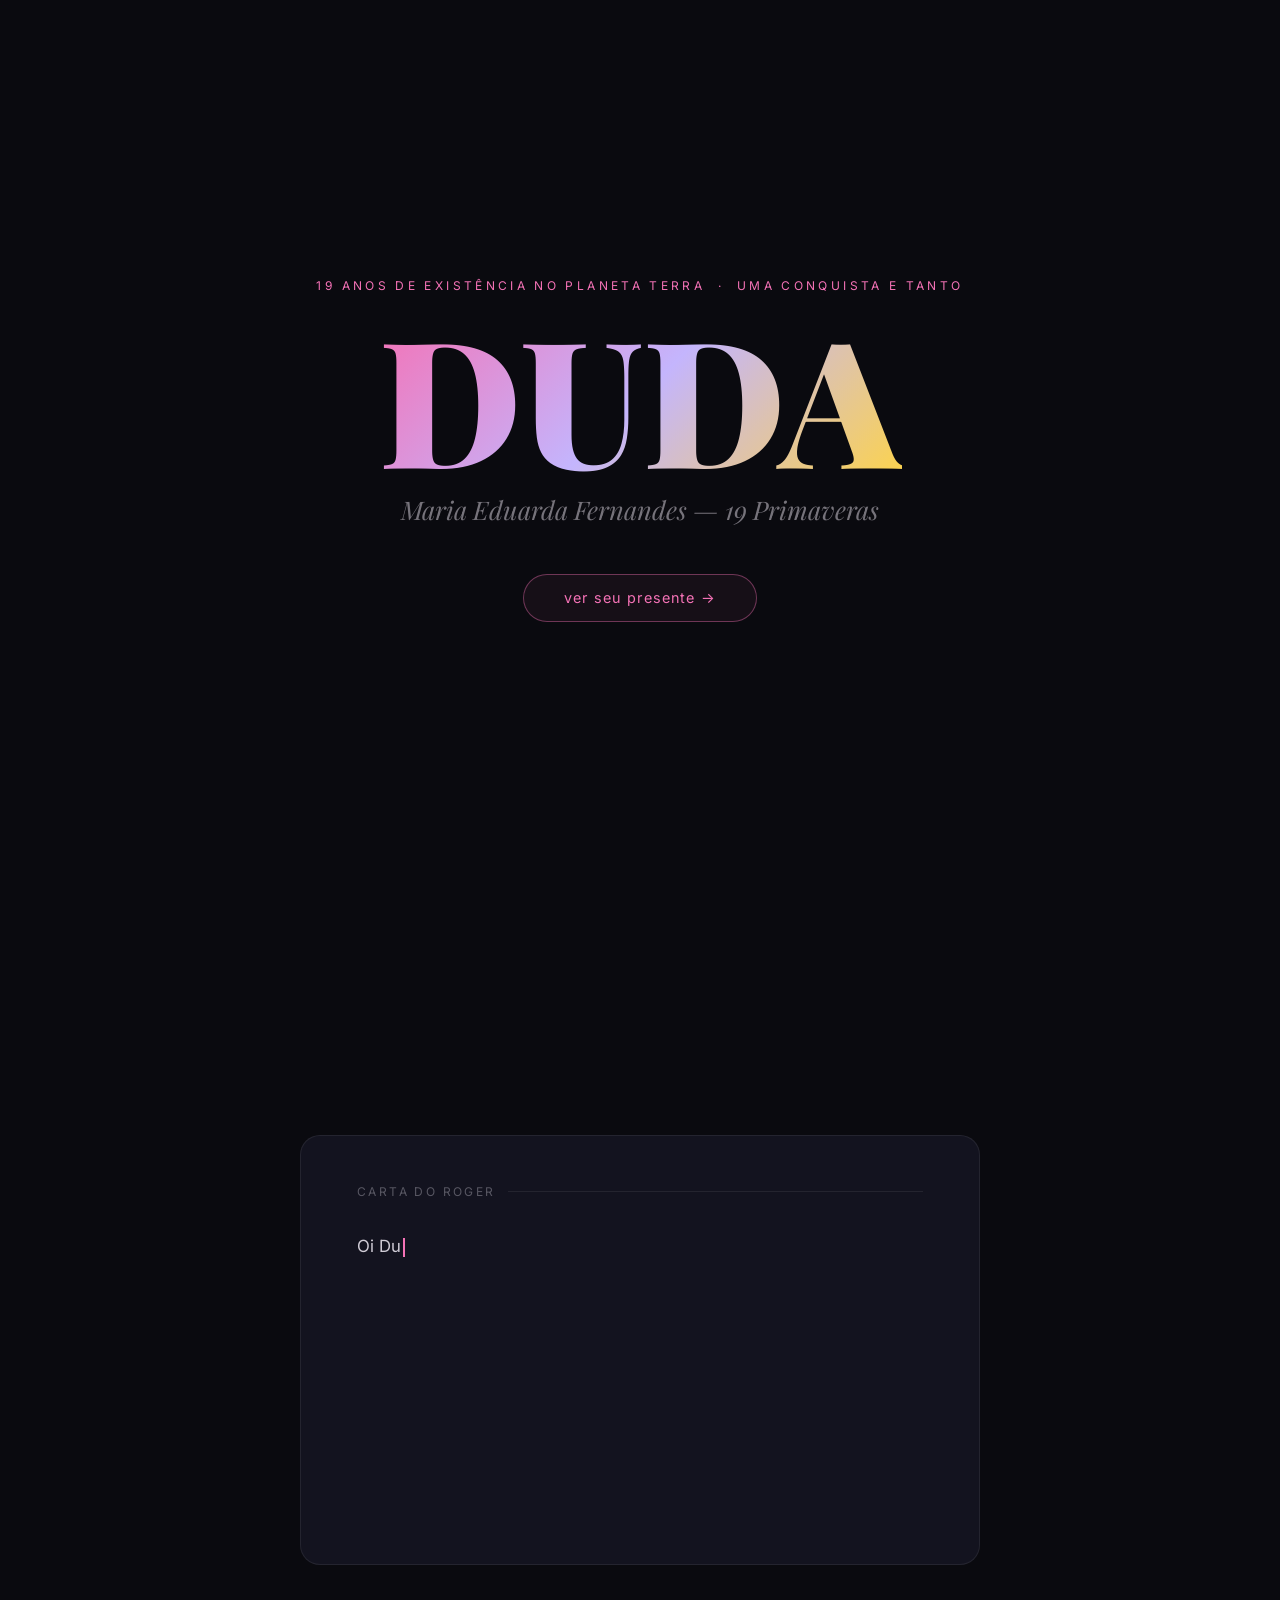
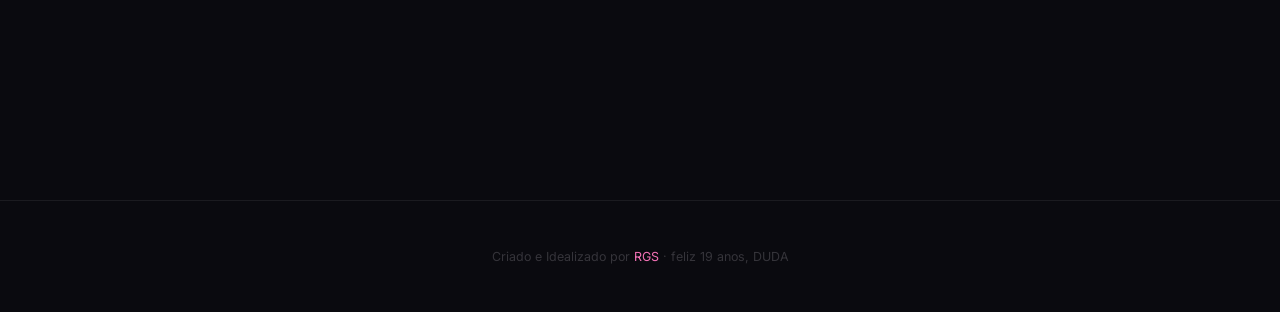
<file: index.html>
<!DOCTYPE html>
<html lang="pt-BR">
<head>
  <meta charset="UTF-8">
  <meta name="viewport" content="width=device-width, initial-scale=1.0">
  <title>Feliz Aniversário, Duda!</title>
  <link rel="preconnect" href="https://fonts.googleapis.com">
  <link href="https://fonts.googleapis.com/css2?family=Playfair+Display:ital,wght@0,400;0,700;0,900;1,400;1,700&family=Inter:wght@300;400;500;600&display=swap" rel="stylesheet">
  <link rel="stylesheet" href="style.css">
</head>
<body>

  <div id="confete-container"></div>

  
  <section id="intro">
    <p class="intro-eyebrow">19 anos de existência no planeta Terra &nbsp;·&nbsp; uma conquista e tanto</p>
    <h1 class="intro-nome">DUDA</h1>
    <p class="intro-sub">Maria Eduarda Fernandes — 19 Primaveras </p>
    <div class="intro-cta">
      <a href="#carta" class="btn-base">ver seu presente →</a>
    </div>
  </section>

 
  <section id="carta">
    <div class="carta-container">
      <div class="carta-header">carta do roger</div>
      <div class="carta-texto" id="carta-texto">
        <span id="cursor"></span>
      </div>
      <div class="carta-assinatura" id="assinatura">
        <span class="assinatura-nome">— Roger</span>
        <a href="divas.html" class="btn-divas" id="btn-divas">
          Ver a Surpresa →
        </a>
      </div>
    </div>
  </section>

  <footer>
    Criado e Idealizado por <span>RGS</span> · feliz 19 anos, DUDA
  </footer>

  <script src="script.js"></script>
</body>
</html>
</file>
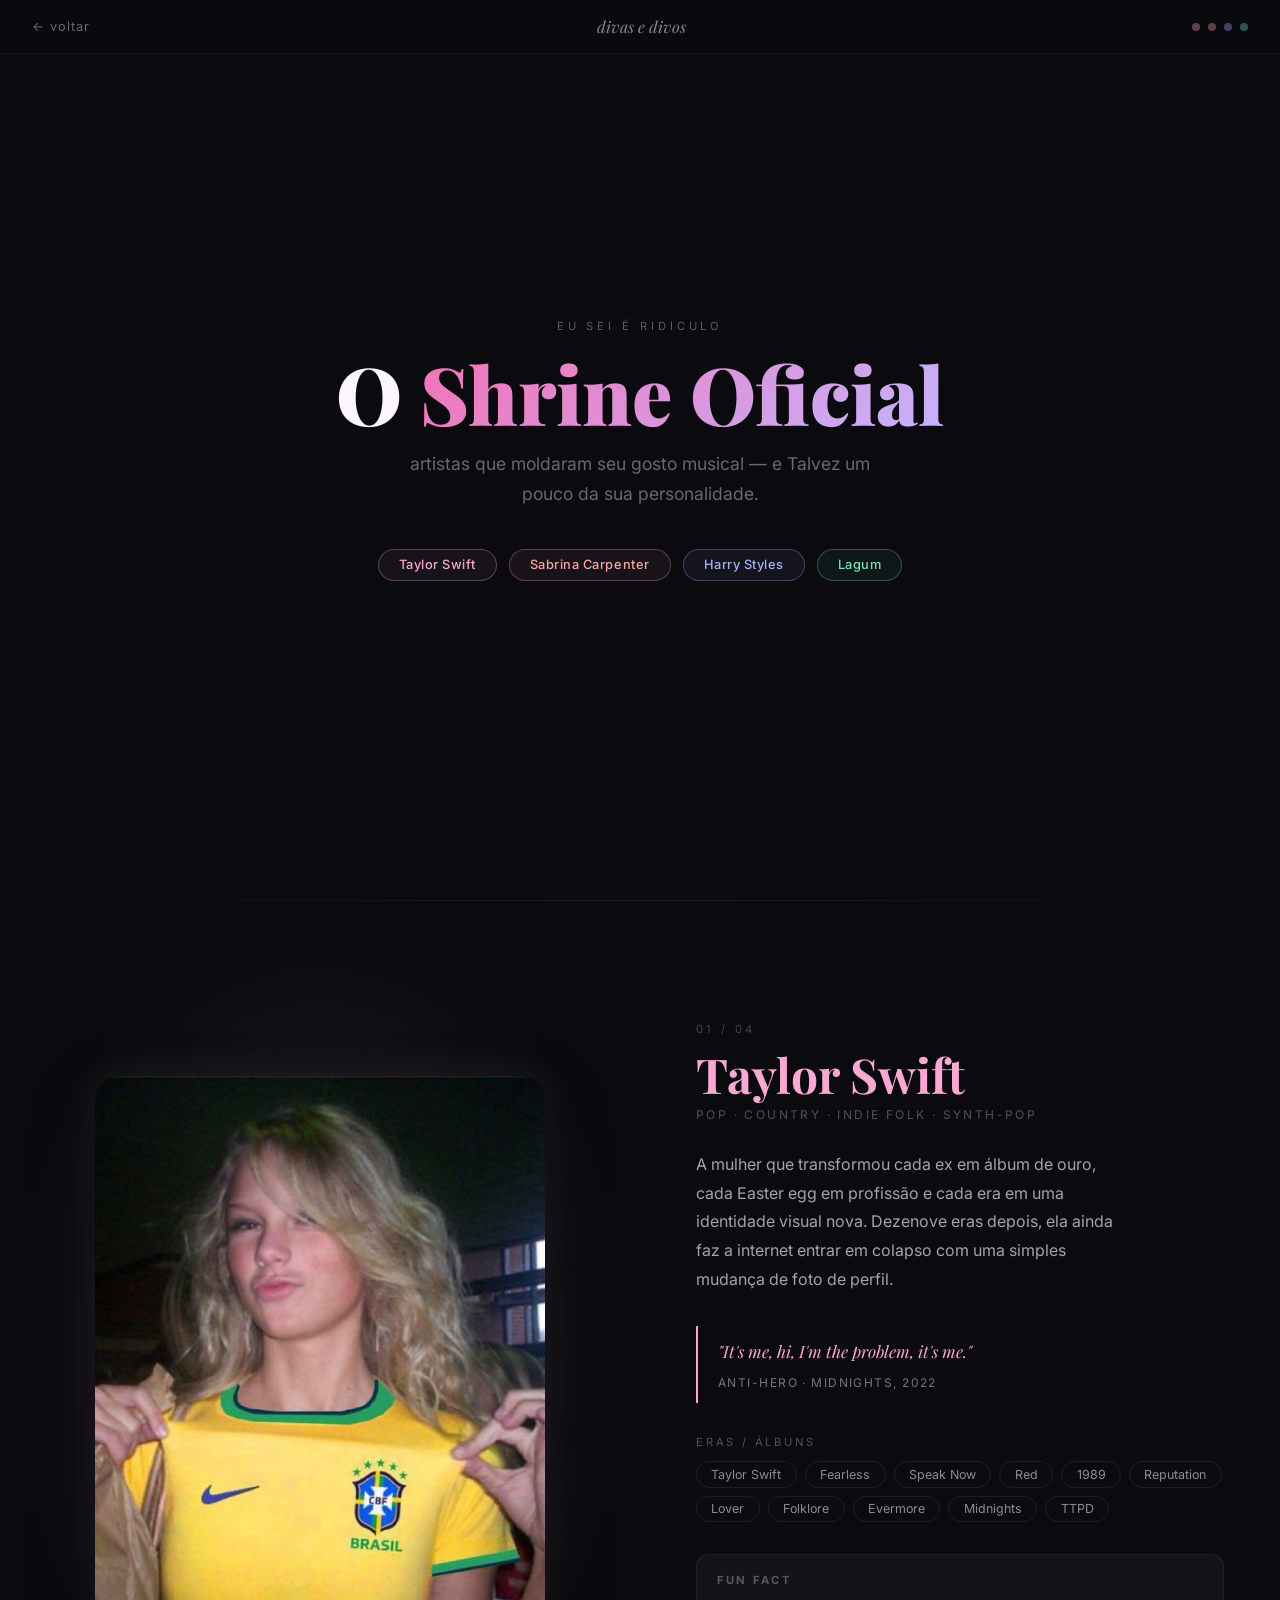
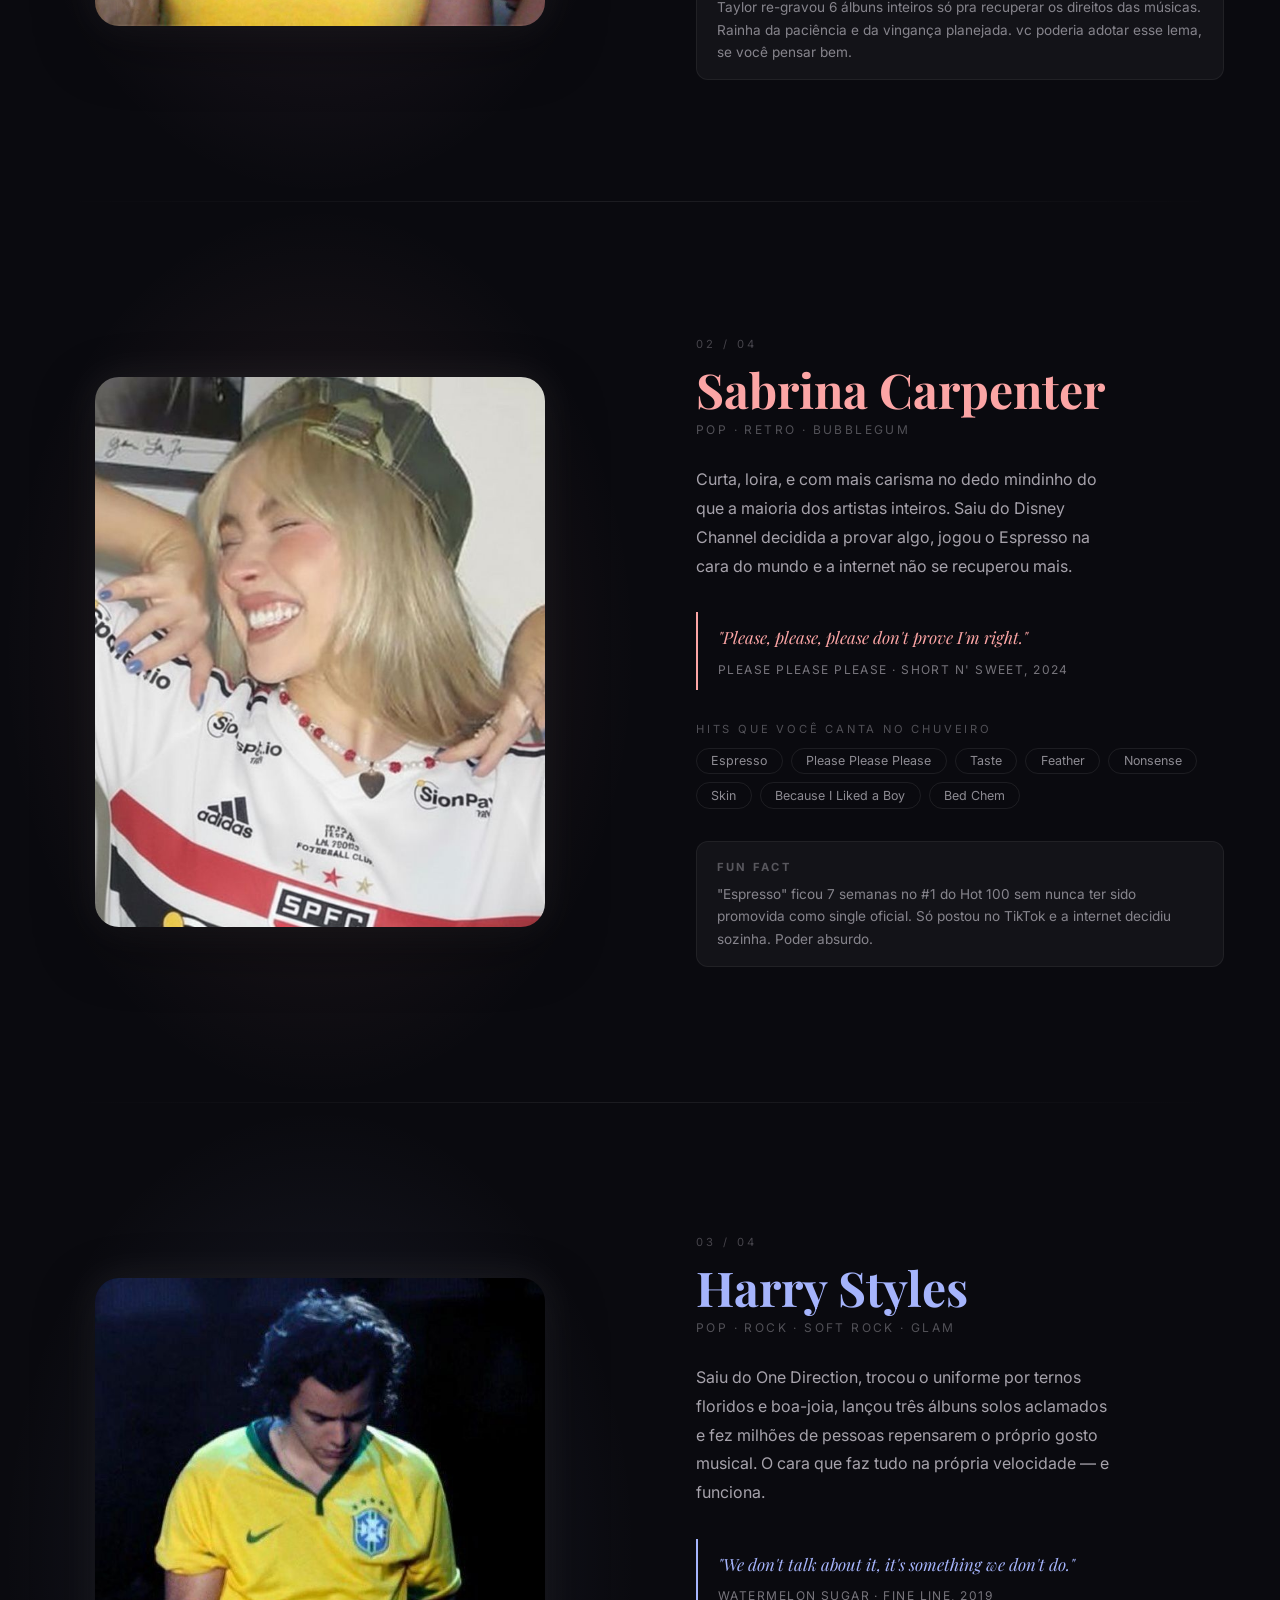
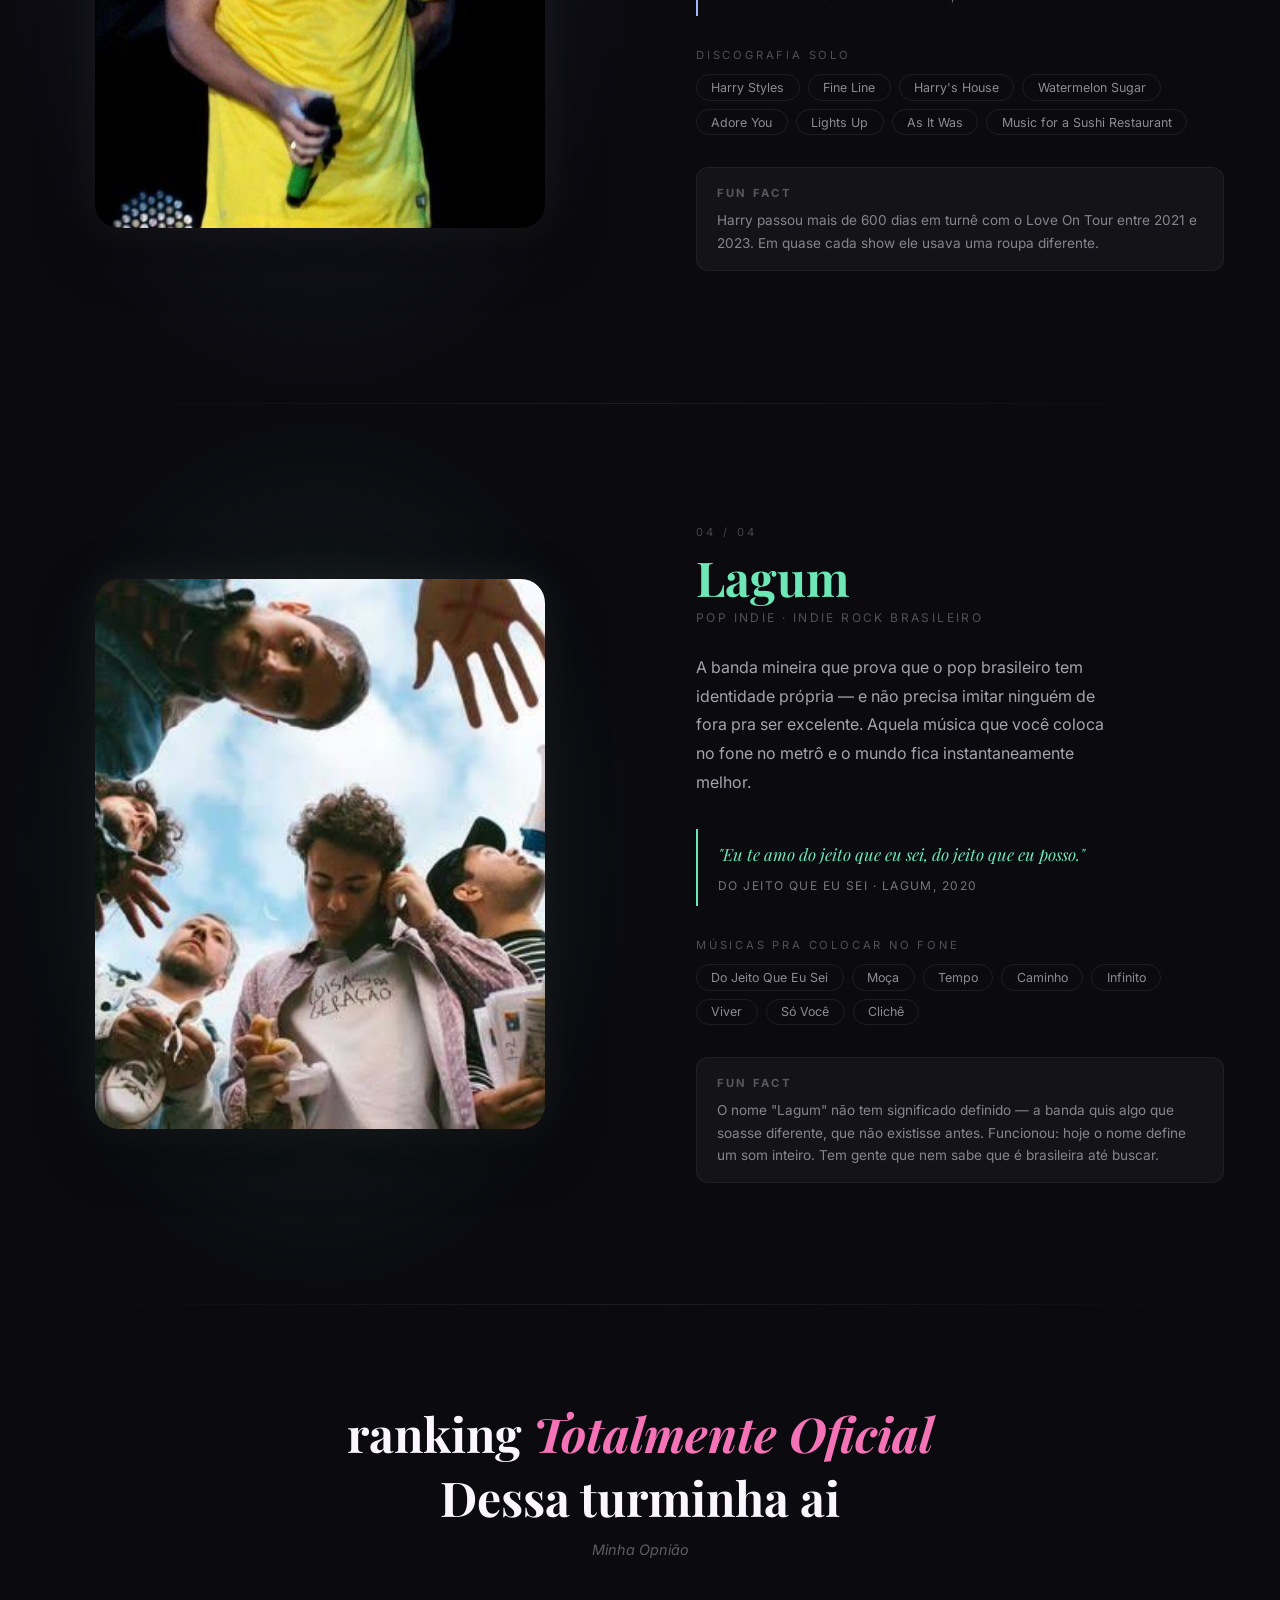
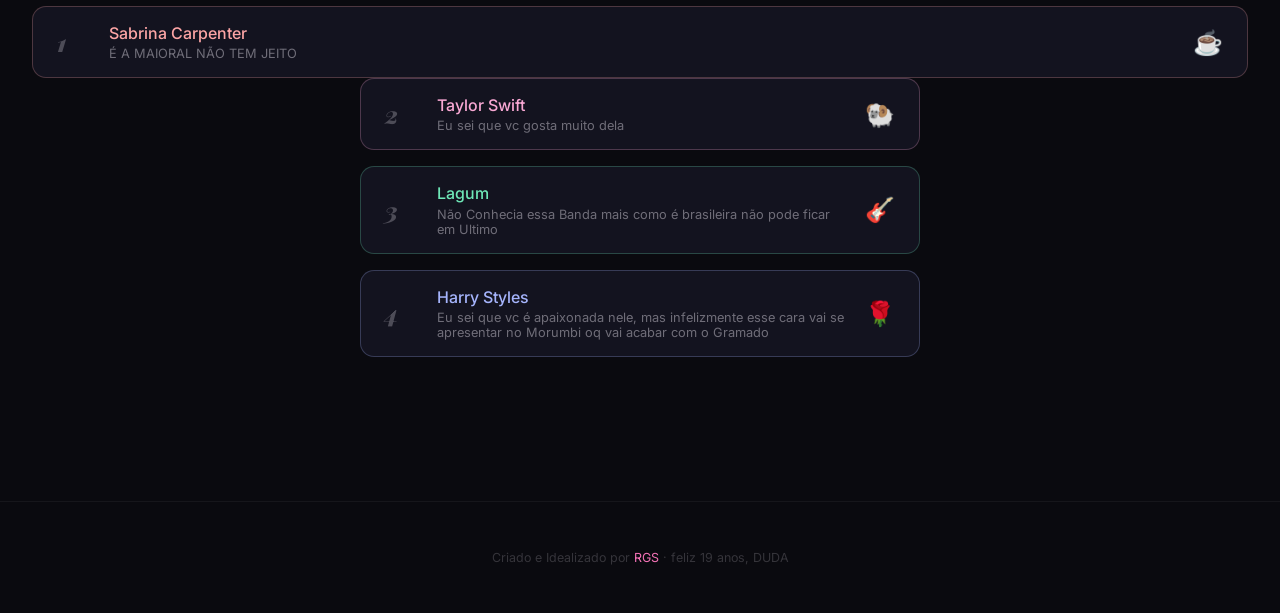
<file: divas.html>
<!DOCTYPE html>
<html lang="pt-BR">
<head>
  <meta charset="UTF-8">
  <meta name="viewport" content="width=device-width, initial-scale=1.0">
  <title>Music shrine</title>
  <link rel="preconnect" href="https://fonts.googleapis.com">
  <link href="https://fonts.googleapis.com/css2?family=Playfair+Display:ital,wght@0,400;0,700;0,900;1,400;1,700&family=Inter:wght@300;400;500;600&display=swap" rel="stylesheet">
  <link rel="stylesheet" href="divas.css">
</head>
<body>

  <div id="confete-container"></div>

 
  <nav>
    <a href="index.html" class="nav-back">← voltar</a>
    <span class="nav-titulo">divas e divos </span>
    <div class="nav-dots">
      <button class="nav-dot" style="background:#F9A8D4" data-target="taylor"  onclick="document.getElementById('taylor').scrollIntoView({behavior:'smooth'})"  title="Taylor Swift" ></button>
      <button class="nav-dot" style="background:#FCA5A5" data-target="sabrina" onclick="document.getElementById('sabrina').scrollIntoView({behavior:'smooth'})" title="Sabrina Carpenter"></button>
      <button class="nav-dot" style="background:#A5B4FC" data-target="harry"   onclick="document.getElementById('harry').scrollIntoView({behavior:'smooth'})"   title="Harry Styles"></button>
      <button class="nav-dot" style="background:#6EE7B7" data-target="lagum"   onclick="document.getElementById('lagum').scrollIntoView({behavior:'smooth'})"   title="Lagum"></button>
    </div>
  </nav>


  <section id="hero-divas" data-section="hero">
    <p class="hero-eyebrow">eu sei é ridiculo</p>
    <h1 class="hero-titulo">
      O <span class="grad-rosa">Shrine Oficial</span><br>
    </h1>
    <p class="hero-subtitulo">
       artistas que moldaram seu gosto musical — e Talvez um pouco da sua personalidade.
    </p>
    <div class="hero-artistas-pills">
      <a class="pill pill-taylor"  href="#taylor">Taylor Swift</a>
      <a class="pill pill-sabrina" href="#sabrina">Sabrina Carpenter</a>
      <a class="pill pill-harry"   href="#harry">Harry Styles</a>
      <a class="pill pill-lagum"   href="#lagum">Lagum</a>
    </div>
  </section>

  <div class="divisor"></div>

 
  <section class="artista-section s-taylor" id="taylor" data-section="taylor">
  <div class="artista-visual">
  <div class="artista-visual-bg"></div>
  <img src="taylor.jpg" alt="Taylor Swift" class="artista-img">
</div>
    <div class="artista-content">
      <p class="artista-numero fade-in-up">01 / 04</p>
      <h2 class="artista-nome fade-in-up">Taylor Swift</h2>
      <p class="artista-genero fade-in-up">Pop · Country · Indie Folk · Synth-Pop</p>

      <p class="artista-desc fade-in-up">
        A mulher que transformou cada ex em álbum de ouro, cada Easter egg em profissão e cada era em uma identidade visual nova. 
        Dezenove eras depois, ela ainda faz a internet entrar em colapso com uma simples mudança de foto de perfil.
      </p>

      <div class="artista-quote fade-in-up">
        <p>"It's me, hi, I'm the problem, it's me."</p>
        <small>Anti-Hero · Midnights, 2022</small>
      </div>

      <div class="artista-hits fade-in-up">
        <p class="artista-hits-titulo">eras / álbuns</p>
        <div class="hits-lista">
          <span class="hit-tag">Taylor Swift</span>
          <span class="hit-tag">Fearless</span>
          <span class="hit-tag">Speak Now</span>
          <span class="hit-tag">Red</span>
          <span class="hit-tag">1989</span>
          <span class="hit-tag">Reputation</span>
          <span class="hit-tag">Lover</span>
          <span class="hit-tag">Folklore</span>
          <span class="hit-tag">Evermore</span>
          <span class="hit-tag">Midnights</span>
          <span class="hit-tag">TTPD</span>
        </div>
      </div>

      <div class="artista-funfact fade-in-up">
        <strong>fun fact</strong>
        Taylor re-gravou 6 álbuns inteiros só pra recuperar os direitos das músicas. Rainha da paciência e da vingança planejada.
        vc poderia adotar esse lema, se você pensar bem.
      </div>
    </div>
  </section>

  <div class="divisor"></div>

 
  <section class="artista-section s-sabrina" id="sabrina" data-section="sabrina">
   <div class="artista-visual">
  <div class="artista-visual-bg"></div>
  <img src="sabrina.jpg" alt="Sabrina Carpenter" class="artista-img">
</div>
    <div class="artista-content">
      <p class="artista-numero fade-in-up">02 / 04</p>
      <h2 class="artista-nome fade-in-up">Sabrina Carpenter</h2>
      <p class="artista-genero fade-in-up">Pop · Retro · Bubblegum</p>

      <p class="artista-desc fade-in-up">
        Curta, loira, e com mais carisma no dedo mindinho do que a maioria dos artistas inteiros. 
        Saiu do Disney Channel decidida a provar algo, jogou o Espresso na cara do mundo e a internet não se recuperou mais.
      </p>

      <div class="artista-quote fade-in-up">
        <p>"Please, please, please don't prove I'm right."</p>
        <small>Please Please Please · Short n' Sweet, 2024</small>
      </div>

      <div class="artista-hits fade-in-up">
        <p class="artista-hits-titulo">hits que você canta no chuveiro</p>
        <div class="hits-lista">
          <span class="hit-tag">Espresso</span>
          <span class="hit-tag">Please Please Please</span>
          <span class="hit-tag">Taste</span>
          <span class="hit-tag">Feather</span>
          <span class="hit-tag">Nonsense</span>
          <span class="hit-tag">Skin</span>
          <span class="hit-tag">Because I Liked a Boy</span>
          <span class="hit-tag">Bed Chem</span>
        </div>
      </div>

      <div class="artista-funfact fade-in-up">
        <strong>fun fact</strong>
        "Espresso" ficou 7 semanas no #1 do Hot 100 sem nunca ter sido promovida como single oficial. 
        Só postou no TikTok e a internet decidiu sozinha. Poder absurdo.
      </div>
    </div>
  </section>

  <div class="divisor"></div>


  <section class="artista-section s-harry" id="harry" data-section="harry">
    <div class="artista-visual">
  <div class="artista-visual-bg"></div>
  <img src="harry.jpg" alt="Harry Styles" class="artista-img">
</div>
    <div class="artista-content">
      <p class="artista-numero fade-in-up">03 / 04</p>
      <h2 class="artista-nome fade-in-up">Harry Styles</h2>
      <p class="artista-genero fade-in-up">Pop · Rock · Soft Rock · Glam</p>

      <p class="artista-desc fade-in-up">
        Saiu do One Direction, trocou o uniforme por ternos floridos e boa-joia, lançou três álbuns solos aclamados e fez
        milhões de pessoas repensarem o próprio gosto musical. O cara que faz tudo na própria velocidade — e funciona.
      </p>

      <div class="artista-quote fade-in-up">
        <p>"We don't talk about it, it's something we don't do."</p>
        <small>Watermelon Sugar · Fine Line, 2019</small>
      </div>

      <div class="artista-hits fade-in-up">
        <p class="artista-hits-titulo">discografia solo</p>
        <div class="hits-lista">
          <span class="hit-tag">Harry Styles</span>
          <span class="hit-tag">Fine Line</span>
          <span class="hit-tag">Harry's House</span>
          <span class="hit-tag">Watermelon Sugar</span>
          <span class="hit-tag">Adore You</span>
          <span class="hit-tag">Lights Up</span>
          <span class="hit-tag">As It Was</span>
          <span class="hit-tag">Music for a Sushi Restaurant</span>
        </div>
      </div>

      <div class="artista-funfact fade-in-up">
        <strong>fun fact</strong>
        Harry passou mais de 600 dias em turnê com o Love On Tour entre 2021 e 2023. 
        Em quase cada show ele usava uma roupa diferente.
      </div>
    </div>
  </section>

  <div class="divisor"></div>

 
  <section class="artista-section s-lagum" id="lagum" data-section="lagum">
   <div class="artista-visual">
  <div class="artista-visual-bg"></div>
  <img src="lagum.jpg" alt="Lagum" class="artista-img">
</div>
    <div class="artista-content">
      <p class="artista-numero fade-in-up">04 / 04</p>
      <h2 class="artista-nome fade-in-up">Lagum</h2>
      <p class="artista-genero fade-in-up">Pop Indie · Indie Rock Brasileiro</p>

      <p class="artista-desc fade-in-up">
        A banda mineira que prova que o pop brasileiro tem identidade própria — e não precisa imitar ninguém de fora pra ser excelente. 
        Aquela música que você coloca no fone no metrô e o mundo fica instantaneamente melhor.
      </p>

      <div class="artista-quote fade-in-up">
        <p>"Eu te amo do jeito que eu sei, do jeito que eu posso."</p>
        <small>Do Jeito Que Eu Sei · Lagum, 2020</small>
      </div>

      <div class="artista-hits fade-in-up">
        <p class="artista-hits-titulo">músicas pra colocar no fone</p>
        <div class="hits-lista">
          <span class="hit-tag">Do Jeito Que Eu Sei</span>
          <span class="hit-tag">Moça</span>
          <span class="hit-tag">Tempo</span>
          <span class="hit-tag">Caminho</span>
          <span class="hit-tag">Infinito</span>
          <span class="hit-tag">Viver</span>
          <span class="hit-tag">Só Você</span>
          <span class="hit-tag">Clichê</span>
        </div>
      </div>

      <div class="artista-funfact fade-in-up">
        <strong>fun fact</strong>
        O nome "Lagum" não tem significado definido — a banda quis algo que soasse diferente, que não existisse antes.
        Funcionou: hoje o nome define um som inteiro. Tem gente que nem sabe que é brasileira até buscar.
      </div>
    </div>
  </section>

  <div class="divisor"></div>


  <section id="ranking">
    <h2 class="ranking-titulo fade-in-up">
       ranking <em> Totalmente Oficial</em><br> Dessa turminha ai
    </h2>
    <p class="ranking-sub fade-in-up">Minha Opnião</p>

      <div class="ranking-item fade-in-up" style="border-color: rgba(252,165,165,0.25);">
        <span class="ranking-pos">1</span>
        <div class="ranking-info">
          <p class="ranking-artista" style="color:#FCA5A5">Sabrina Carpenter</p>
          <p class="ranking-motivo">É A MAIORAL NÃO TEM JEITO</p>
        </div>
        <span class="ranking-emoji">☕</span>
      </div>

    <div class="ranking-lista">
      <div class="ranking-item fade-in-up" style="border-color: rgba(249,168,212,0.25);">
        <span class="ranking-pos">2</span>
        <div class="ranking-info">
          <p class="ranking-artista" style="color:#F9A8D4">Taylor Swift</p>
          <p class="ranking-motivo">Eu sei que vc gosta muito dela</p>
        </div>
        <span class="ranking-emoji">🐏</span>
      </div>

    

      <div class="ranking-item fade-in-up" style="border-color: rgba(110,231,183,0.25);">
        <span class="ranking-pos">3</span>
        <div class="ranking-info">
          <p class="ranking-artista" style="color:#6EE7B7">Lagum</p>
          <p class="ranking-motivo">Não Conhecia essa Banda mais como é brasileira não pode ficar em Ultimo </p>
        </div>
        <span class="ranking-emoji">🎸</span>
      </div>

      <div class="ranking-item fade-in-up" style="border-color: rgba(165,180,252,0.25);">
        <span class="ranking-pos">4</span>
        <div class="ranking-info">
          <p class="ranking-artista" style="color:#A5B4FC">Harry Styles</p>
          <p class="ranking-motivo">Eu sei que vc é apaixonada nele, mas infelizmente esse cara vai se apresentar no Morumbi oq vai acabar com o Gramado </p>
        </div>
        <span class="ranking-emoji">🌹</span>
      </div>
    </div>
  </section>

   <footer>
    Criado e Idealizado por <span>RGS</span> · feliz 19 anos, DUDA
  </footer>

  <script src="divas.js"></script>
</body>
</html>
</file>
<file: style.css>
*, *::before, *::after { box-sizing: border-box; margin: 0; padding: 0; }

:root {
  --rosa:     #F472B6;
  --lavanda:  #C4B5FD;
  --dourado:  #FCD34D;
  --offwhite: #FAF5FF;
  --fundo:    #0A0A0F;
  --card-bg:  #13131F;
  --card-border: rgba(255,255,255,0.07);
}

html { scroll-behavior: smooth; }

body {
  font-family: 'Inter', sans-serif;
  background: var(--fundo);
  color: var(--offwhite);
  overflow-x: hidden;
}


#confete-container {
  position: fixed;
  top: 0; left: 0;
  width: 100%; height: 100%;
  pointer-events: none;
  z-index: 999;
}

.confete-piece {
  position: absolute;
  animation: confete-cair linear forwards;
  opacity: 0;
}

@keyframes confete-cair {
  0%   { transform: translateY(-20px) rotate(0deg);   opacity: 1; }
  100% { transform: translateY(110vh) rotate(720deg); opacity: 0; }
}


#intro {
  min-height: 100vh;
  display: flex;
  flex-direction: column;
  align-items: center;
  justify-content: center;
  text-align: center;
  padding: 2rem;
}

.intro-eyebrow {
  font-size: 0.75rem;
  letter-spacing: 0.28em;
  text-transform: uppercase;
  color: var(--rosa);
  margin-bottom: 1.5rem;
  opacity: 0;
  animation: fade-up 0.8s ease 0.3s forwards;
}

.intro-nome {
  font-family: 'Playfair Display', serif;
  font-size: clamp(5rem, 18vw, 11rem);
  font-weight: 900;
  line-height: 0.9;
  background: linear-gradient(135deg, var(--rosa) 0%, var(--lavanda) 50%, var(--dourado) 100%);
  -webkit-background-clip: text;
  -webkit-text-fill-color: transparent;
  background-clip: text;
  opacity: 0;
  animation: fade-up 0.8s ease 0.6s forwards;
}

.intro-sub {
  font-family: 'Playfair Display', serif;
  font-style: italic;
  font-size: clamp(1rem, 3.5vw, 1.6rem);
  color: rgba(250,245,255,0.45);
  margin-top: 1rem;
  opacity: 0;
  animation: fade-up 0.8s ease 0.9s forwards;
}

.intro-cta {
  margin-top: 3rem;
  opacity: 0;
  animation: fade-up 0.8s ease 2s forwards;
}

.btn-base {
  display: inline-block;
  padding: 0.9rem 2.5rem;
  border: 1px solid rgba(244,114,182,0.4);
  border-radius: 100px;
  color: var(--rosa);
  font-size: 0.9rem;
  letter-spacing: 0.08em;
  text-decoration: none;
  cursor: pointer;
  background: rgba(244,114,182,0.05);
  transition: background 0.3s, border-color 0.3s, transform 0.2s;
  font-family: 'Inter', sans-serif;
  border: 1px solid rgba(244,114,182,0.4);
}

.btn-base:hover {
  background: rgba(244,114,182,0.15);
  border-color: var(--rosa);
  transform: translateY(-2px);
}

@keyframes fade-up {
  from { opacity: 0; transform: translateY(24px); }
  to   { opacity: 1; transform: translateY(0); }
}

/* ===== CARTA ===== */
#carta {
  min-height: 100vh;
  display: flex;
  align-items: center;
  justify-content: center;
  padding: 4rem 1.5rem;
}

.carta-container {
  max-width: 680px;
  width: 100%;
  background: var(--card-bg);
  border: 1px solid var(--card-border);
  border-radius: 20px;
  padding: 3rem 3.5rem;
}

.carta-header {
  font-size: 0.75rem;
  color: rgba(250,245,255,0.3);
  letter-spacing: 0.2em;
  text-transform: uppercase;
  margin-bottom: 2rem;
  display: flex;
  align-items: center;
  gap: 0.75rem;
}

.carta-header::after {
  content: '';
  flex: 1;
  height: 1px;
  background: var(--card-border);
}

.carta-texto {
  font-size: 1.05rem;
  line-height: 1.9;
  color: rgba(250,245,255,0.82);
  min-height: 180px;
}

.destaque-artista {
  font-family: 'Playfair Display', serif;
  font-style: italic;
  color: var(--rosa);
}

#cursor {
  display: inline-block;
  width: 2px;
  height: 1.1em;
  background: var(--rosa);
  margin-left: 2px;
  vertical-align: middle;
  animation: piscar 0.8s step-end infinite;
}

@keyframes piscar {
  0%, 100% { opacity: 1; }
  50%       { opacity: 0; }
}

.carta-assinatura {
  margin-top: 2.5rem;
  padding-top: 1.5rem;
  border-top: 1px solid var(--card-border);
  display: flex;
  justify-content: space-between;
  align-items: center;
  gap: 1rem;
  opacity: 0;
  transition: opacity 0.8s ease;
}

.assinatura-nome {
  font-family: 'Playfair Display', serif;
  font-style: italic;
  font-size: 1.15rem;
  color: rgba(250,245,255,0.45);
}

.btn-divas {
  padding: 0.75rem 2rem;
  background: linear-gradient(135deg, var(--rosa), var(--lavanda));
  border-radius: 100px;
  color: #0A0A0F;
  font-weight: 600;
  font-size: 0.85rem;
  cursor: pointer;
  border: none;
  font-family: 'Inter', sans-serif;
  text-decoration: none;
  opacity: 0;
  transition: opacity 0.8s ease, transform 0.2s ease;
}

.btn-divas:hover { transform: translateY(-2px); }


footer {
  text-align: center;
  padding: 3rem 1.5rem;
  font-size: 0.78rem;
  color: rgba(250,245,255,0.18);
  border-top: 1px solid var(--card-border);
}

footer span { color: var(--rosa); }


@media (max-width: 600px) {
  .carta-container { padding: 2rem 1.25rem; }
  .carta-assinatura { flex-direction: column; align-items: flex-start; }
}

@media (prefers-reduced-motion: reduce) {
  .confete-piece, #cursor { animation: none; }
  * { transition-duration: 0.01ms !important; animation-duration: 0.01ms !important; }
}
</file>
<file: divas.css>
*, *::before, *::after { box-sizing: border-box; margin: 0; padding: 0; }

:root {
  --offwhite: #FAF5FF;
  --fundo:    #0A0A0F;
  --card-bg:  #13131F;
  --card-border: rgba(255,255,255,0.07);
}

html { scroll-behavior: smooth; }

body {
  font-family: 'Inter', sans-serif;
  background: var(--fundo);
  color: var(--offwhite);
  overflow-x: hidden;
}


#confete-container {
  position: fixed; top:0; left:0;
  width:100%; height:100%;
  pointer-events:none; z-index:999;
}
.confete-piece {
  position:absolute;
  animation: confete-cair linear forwards;
  opacity:0;
}
@keyframes confete-cair {
  0%   { transform: translateY(-20px) rotate(0deg);   opacity: 1; }
  100% { transform: translateY(110vh) rotate(720deg); opacity: 0; }
}


nav {
  position: fixed;
  top: 0; left: 0; right: 0;
  z-index: 100;
  display: flex;
  align-items: center;
  justify-content: space-between;
  padding: 1rem 2rem;
  background: rgba(10,10,15,0.85);
  backdrop-filter: blur(12px);
  border-bottom: 1px solid rgba(255,255,255,0.05);
}

.nav-back {
  font-size: 0.8rem;
  color: rgba(250,245,255,0.4);
  text-decoration: none;
  letter-spacing: 0.08em;
  transition: color 0.2s;
}
.nav-back:hover { color: rgba(250,245,255,0.8); }

.nav-titulo {
  font-family: 'Playfair Display', serif;
  font-style: italic;
  font-size: 1rem;
  color: rgba(250,245,255,0.55);
}

.nav-dots {
  display: flex;
  gap: 0.5rem;
}

.nav-dot {
  width: 8px; height: 8px;
  border-radius: 50%;
  cursor: pointer;
  opacity: 0.35;
  transition: opacity 0.2s, transform 0.2s;
  border: none;
}
.nav-dot:hover, .nav-dot.ativo { opacity: 1; transform: scale(1.3); }


#hero-divas {
  min-height: 100vh;
  display: flex;
  flex-direction: column;
  align-items: center;
  justify-content: center;
  text-align: center;
  padding: 6rem 1.5rem 3rem;
  position: relative;
}

.hero-eyebrow {
  font-size: 0.7rem;
  letter-spacing: 0.35em;
  text-transform: uppercase;
  color: rgba(250,245,255,0.35);
  margin-bottom: 1.25rem;
}

.hero-titulo {
  font-family: 'Playfair Display', serif;
  font-size: clamp(2.5rem, 7vw, 5rem);
  font-weight: 900;
  line-height: 1;
  margin-bottom: 1rem;
}

.hero-titulo .grad-rosa {
  background: linear-gradient(135deg, #F472B6, #C4B5FD);
  -webkit-background-clip: text;
  -webkit-text-fill-color: transparent;
  background-clip: text;
}

.hero-subtitulo {
  font-size: clamp(0.9rem, 2vw, 1.1rem);
  color: rgba(250,245,255,0.4);
  max-width: 480px;
  line-height: 1.7;
  margin-bottom: 2.5rem;
}

.hero-artistas-pills {
  display: flex;
  gap: 0.75rem;
  flex-wrap: wrap;
  justify-content: center;
  margin-bottom: 3rem;
}

.pill {
  padding: 0.45rem 1.25rem;
  border-radius: 100px;
  font-size: 0.8rem;
  font-weight: 500;
  border: 1px solid;
  cursor: pointer;
  text-decoration: none;
  transition: all 0.25s ease;
  letter-spacing: 0.04em;
}

.pill-taylor  { color: #F9A8D4; border-color: rgba(249,168,212,0.3); background: rgba(249,168,212,0.06); }
.pill-sabrina { color: #FCA5A5; border-color: rgba(252,165,165,0.3); background: rgba(252,165,165,0.06); }
.pill-harry   { color: #A5B4FC; border-color: rgba(165,180,252,0.3); background: rgba(165,180,252,0.06); }
.pill-lagum   { color: #6EE7B7; border-color: rgba(110,231,183,0.3); background: rgba(110,231,183,0.06); }

.pill-taylor:hover  { background: rgba(249,168,212,0.18); border-color: #F9A8D4; }
.pill-sabrina:hover { background: rgba(252,165,165,0.18); border-color: #FCA5A5; }
.pill-harry:hover   { background: rgba(165,180,252,0.18); border-color: #A5B4FC; }
.pill-lagum:hover   { background: rgba(110,231,183,0.18); border-color: #6EE7B7; }


.artista-section {
  min-height: 100vh;
  display: grid;
  grid-template-columns: 1fr 1fr;
  position: relative;
  overflow: hidden;
}

.artista-section:nth-child(even) { direction: rtl; }
.artista-section:nth-child(even) > * { direction: ltr; }


.artista-visual {
  position: relative;
  display: flex;
  align-items: center;
  justify-content: center;
  padding: 4rem 3rem;
  overflow: hidden;
}

.artista-visual-bg {
  position: absolute;
  inset: 0;
  opacity: 0.12;
  background-size: 120%;
  background-position: center;
}

.artista-inicial {
  font-family: 'Playfair Display', serif;
  font-size: clamp(8rem, 18vw, 14rem);
  font-weight: 900;
  font-style: italic;
  line-height: 1;
  position: relative;
  z-index: 1;
  user-select: none;
}

/* Painel conteúdo (direita) */
.artista-content {
  display: flex;
  flex-direction: column;
  justify-content: center;
  padding: 4rem 3.5rem;
  position: relative;
}

.artista-numero {
  font-size: 0.7rem;
  letter-spacing: 0.3em;
  color: rgba(250,245,255,0.25);
  margin-bottom: 0.75rem;
}

.artista-nome {
  font-family: 'Playfair Display', serif;
  font-size: clamp(2rem, 4vw, 3rem);
  font-weight: 700;
  line-height: 1.1;
  margin-bottom: 0.4rem;
}

.artista-genero {
  font-size: 0.75rem;
  letter-spacing: 0.2em;
  text-transform: uppercase;
  color: rgba(250,245,255,0.3);
  margin-bottom: 1.75rem;
}

.artista-desc {
  font-size: 1rem;
  line-height: 1.8;
  color: rgba(250,245,255,0.65);
  margin-bottom: 2rem;
  max-width: 420px;
}


.artista-quote {
  border-left: 2px solid;
  padding: 0.75rem 0 0.75rem 1.25rem;
  margin-bottom: 2rem;
}

.artista-quote p {
  font-family: 'Playfair Display', serif;
  font-style: italic;
  font-size: 1.05rem;
  line-height: 1.6;
  margin-bottom: 0.4rem;
}

.artista-quote small {
  font-size: 0.75rem;
  letter-spacing: 0.12em;
  text-transform: uppercase;
  opacity: 0.45;
}


.artista-hits {
  margin-bottom: 2rem;
}

.artista-hits-titulo {
  font-size: 0.7rem;
  letter-spacing: 0.25em;
  text-transform: uppercase;
  color: rgba(250,245,255,0.3);
  margin-bottom: 0.75rem;
}

.hits-lista {
  display: flex;
  flex-wrap: wrap;
  gap: 0.5rem;
}

.hit-tag {
  padding: 0.3rem 0.9rem;
  border-radius: 100px;
  font-size: 0.78rem;
  border: 1px solid rgba(255,255,255,0.08);
  color: rgba(250,245,255,0.55);
  transition: all 0.2s;
  cursor: default;
}

.hit-tag:hover {
  border-color: rgba(255,255,255,0.22);
  color: rgba(250,245,255,0.9);
}


.artista-funfact {
  padding: 1rem 1.25rem;
  border-radius: 12px;
  background: rgba(255,255,255,0.04);
  border: 1px solid rgba(255,255,255,0.06);
  font-size: 0.85rem;
  line-height: 1.65;
  color: rgba(250,245,255,0.5);
}

.artista-funfact strong {
  display: block;
  font-size: 0.7rem;
  letter-spacing: 0.2em;
  text-transform: uppercase;
  margin-bottom: 0.4rem;
  opacity: 0.6;
}


.s-taylor .artista-inicial { color: rgba(249,168,212,0.15); }
.s-taylor .artista-nome    { color: #F9A8D4; }
.s-taylor .artista-quote   { border-color: #F9A8D4; }
.s-taylor .artista-quote p { color: #F9A8D4; }
.s-taylor .artista-visual-bg { background: radial-gradient(ellipse at center, #F9A8D4 0%, transparent 70%); }
.s-taylor .artista-inicial { color: rgba(249,168,212,0.2); text-shadow: 0 0 120px rgba(249,168,212,0.3); }


.s-sabrina .artista-inicial { color: rgba(252,165,165,0.2); text-shadow: 0 0 120px rgba(252,165,165,0.3); }
.s-sabrina .artista-nome    { color: #FCA5A5; }
.s-sabrina .artista-quote   { border-color: #FCA5A5; }
.s-sabrina .artista-quote p { color: #FCA5A5; }
.s-sabrina .artista-visual-bg { background: radial-gradient(ellipse at center, #FCA5A5 0%, transparent 70%); }


.s-harry .artista-inicial { color: rgba(165,180,252,0.2); text-shadow: 0 0 120px rgba(165,180,252,0.3); }
.s-harry .artista-nome    { color: #A5B4FC; }
.s-harry .artista-quote   { border-color: #A5B4FC; }
.s-harry .artista-quote p { color: #A5B4FC; }
.s-harry .artista-visual-bg { background: radial-gradient(ellipse at center, #A5B4FC 0%, transparent 70%); }


.s-lagum .artista-inicial { color: rgba(110,231,183,0.2); text-shadow: 0 0 120px rgba(110,231,183,0.3); }
.s-lagum .artista-nome    { color: #6EE7B7; }
.s-lagum .artista-quote   { border-color: #6EE7B7; }
.s-lagum .artista-quote p { color: #6EE7B7; }
.s-lagum .artista-visual-bg { background: radial-gradient(ellipse at center, #6EE7B7 0%, transparent 70%); }


.divisor {
  height: 1px;
  background: linear-gradient(90deg, transparent, rgba(255,255,255,0.08), transparent);
  margin: 0 4rem;
}


#ranking {
  padding: 6rem 2rem;
  text-align: center;
}

.ranking-titulo {
  font-family: 'Playfair Display', serif;
  font-size: clamp(1.8rem, 4vw, 3rem);
  font-weight: 700;
  margin-bottom: 0.75rem;
}

.ranking-titulo em {
  font-style: italic;
  color: #F472B6;
}

.ranking-sub {
  font-size: 0.9rem;
  color: rgba(250,245,255,0.35);
  margin-bottom: 3rem;
  font-style: italic;
}

.ranking-lista {
  max-width: 560px;
  margin: 0 auto 3rem;
  display: flex;
  flex-direction: column;
  gap: 1rem;
}

.ranking-item {
  display: flex;
  align-items: center;
  gap: 1.25rem;
  padding: 1rem 1.5rem;
  background: var(--card-bg);
  border: 1px solid var(--card-border);
  border-radius: 14px;
  text-align: left;
  transition: transform 0.2s, border-color 0.2s;
}

.ranking-item:hover { transform: translateX(6px); }

.ranking-pos {
  font-family: 'Playfair Display', serif;
  font-size: 1.5rem;
  font-weight: 900;
  font-style: italic;
  opacity: 0.25;
  min-width: 2rem;
}

.ranking-info { flex: 1; }
.ranking-artista { font-weight: 500; font-size: 1rem; margin-bottom: 0.2rem; }
.ranking-motivo { font-size: 0.8rem; color: rgba(250,245,255,0.4); }

.ranking-emoji { font-size: 1.5rem; }


footer {
  text-align: center;
  padding: 3rem 1.5rem;
  font-size: 0.78rem;
  color: rgba(250,245,255,0.18);
  border-top: 1px solid rgba(255,255,255,0.05);
}

footer span { color: #F472B6; }


.fade-in-up {
  opacity: 0;
  transform: translateY(30px);
  transition: opacity 0.7s ease, transform 0.7s ease;
}

.fade-in-up.visivel {
  opacity: 1;
  transform: translateY(0);
}


@media (max-width: 768px) {
  .artista-section {
    grid-template-columns: 1fr;
    grid-template-rows: auto auto;
  }
  .artista-section:nth-child(even) { direction: ltr; }
  .artista-visual { min-height: 200px; padding: 3rem 2rem; }
  .artista-content { padding: 2.5rem 1.5rem; }
  .artista-inicial { font-size: 6rem; }
  nav { padding: 0.85rem 1rem; }
}

@media (prefers-reduced-motion: reduce) {
  .confete-piece { animation: none; }
  * { transition-duration: 0.01ms !important; animation-duration: 0.01ms !important; }
}

.artista-img{
  width: 100%;
  max-width: 450px;
  height: 550px;
  object-fit: cover;
  border-radius: 24px;
  display: block;
  position: relative;
  z-index: 2;

  box-shadow:
    0 20px 60px rgba(0,0,0,.35),
    0 0 40px rgba(255,255,255,.08);

  transition: transform .4s ease;
}

.artista-img:hover{
  transform: scale(1.03);
}
</file>
